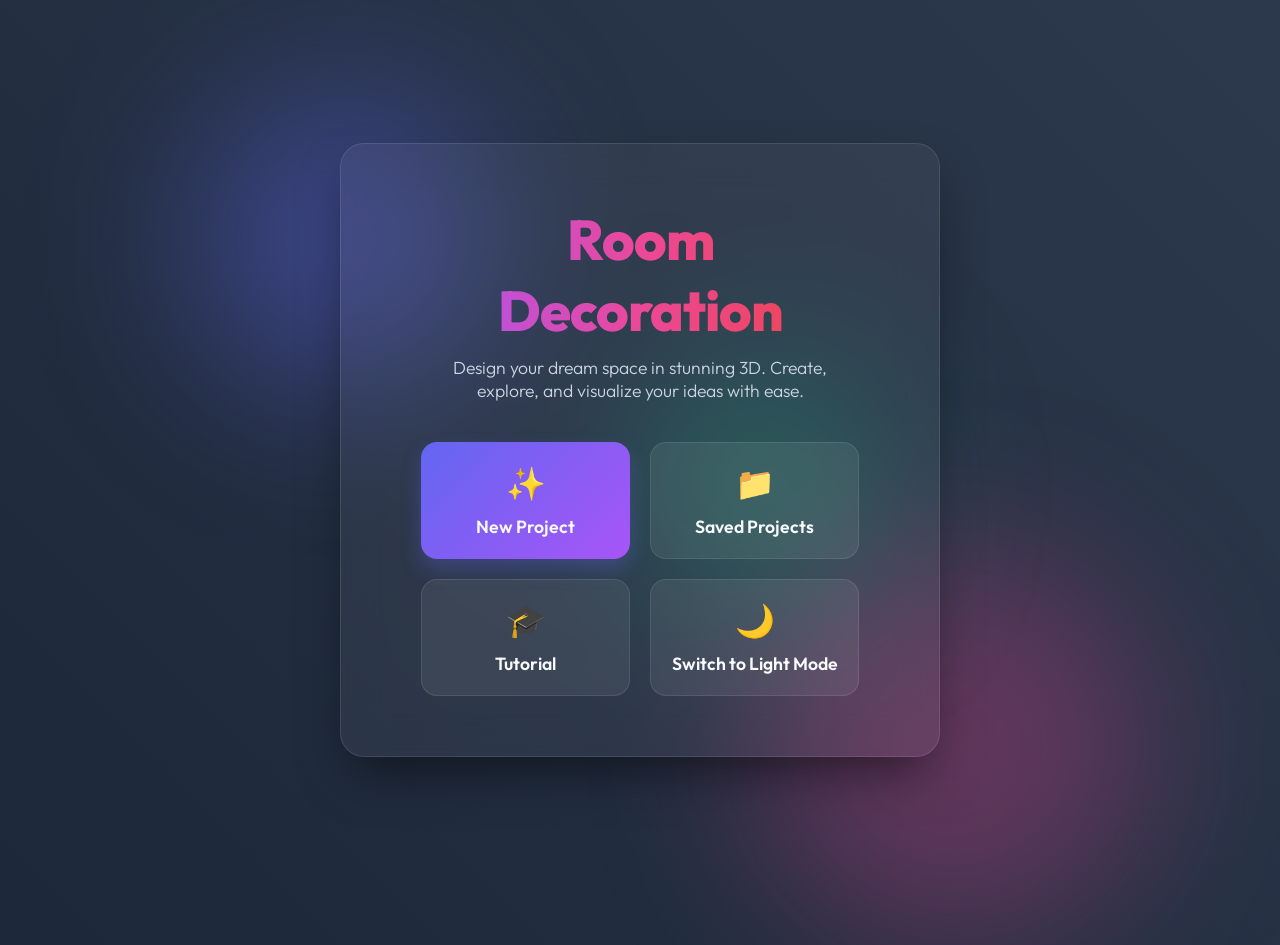
<file: index.html>
<!DOCTYPE html>
<html lang="en">
<head>
    <meta charset="UTF-8">
    <meta name="viewport" content="width=device-width, initial-scale=1.0">
    <title>Room Decoration - Home</title>
    <link rel="stylesheet" href="css/home.css">
</head>
<body>
    <!-- Animated background elements -->
    <div class="orb orb-1"></div>
    <div class="orb orb-2"></div>
    <div class="orb orb-3"></div>

    <div class="home-container">
        <h1>Room Decoration</h1>
        <p>Design your dream space in stunning 3D. Create, explore, and visualize your ideas with ease.</p>
        
        <div class="menu-grid">
            <button class="menu-btn primary" onclick="window.location.href='editor.html'">
                <span class="btn-icon">✨</span>
                <span>New Project</span>
            </button>
            <button class="menu-btn" onclick="window.location.href='upload.html'">
                <span class="btn-icon">📁</span>
                <span>Saved Projects</span>
            </button>
            <button class="menu-btn" onclick="window.location.href='tutorial.html'">
                <span class="btn-icon">🎓</span>
                <span>Tutorial</span>
            </button>
            <button class="menu-btn" onclick="toggleTheme()" id="btn-theme-toggle">
                <span class="btn-icon" id="theme-icon">🌙</span>
                <span id="theme-text">Switch to Light Mode</span>
            </button>
        </div>
    </div>

    <script src="js/settings.js"></script>
    <script src="js/audio.js"></script>
</body>
</html>
</file>
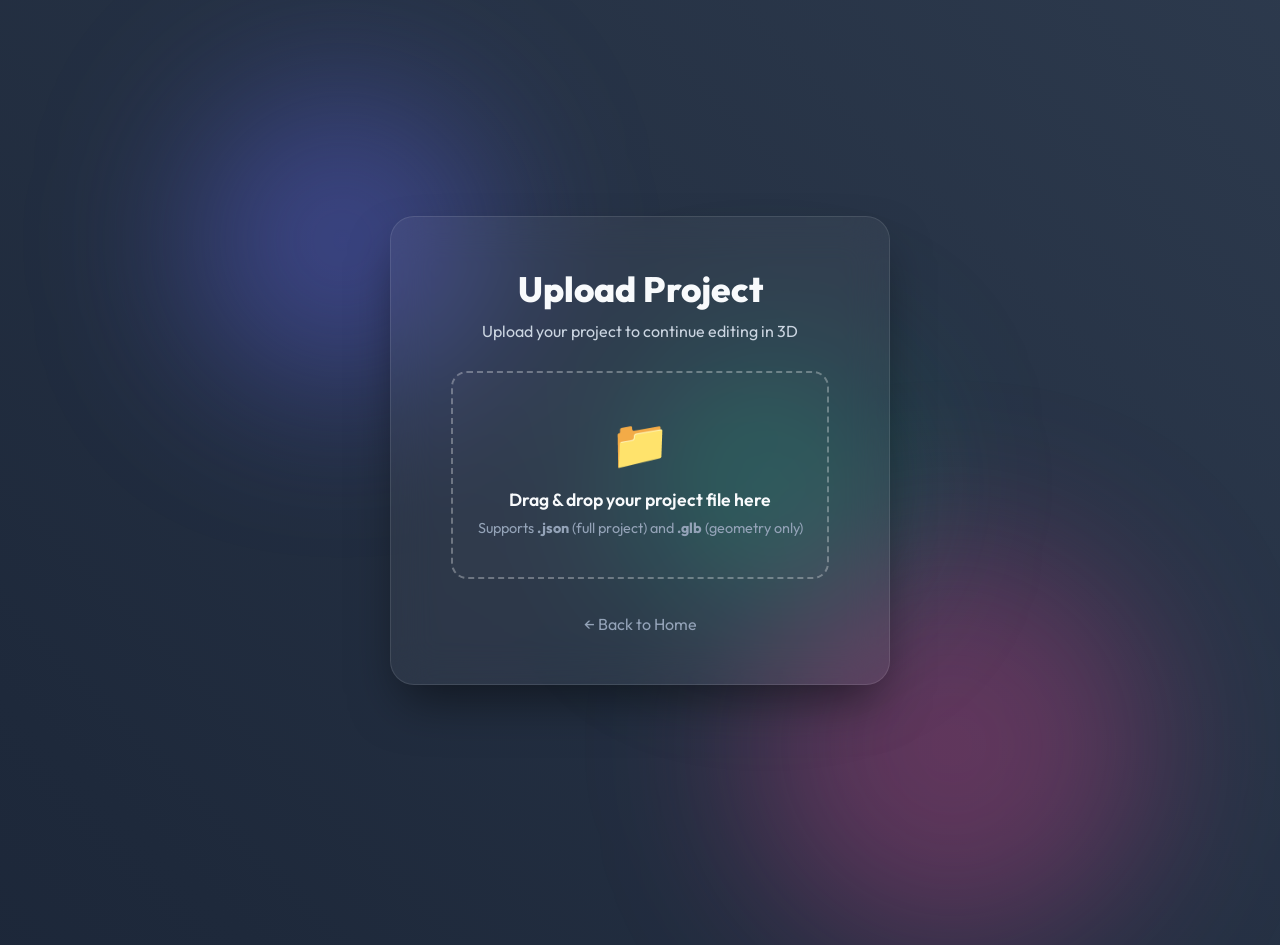
<file: upload.html>
<!DOCTYPE html>
<html lang="en">
<head>
    <meta charset="UTF-8">
    <meta name="viewport" content="width=device-width, initial-scale=1.0">
    <title>Room Decoration - Upload Project</title>
    <link rel="stylesheet" href="css/home.css">
    <style>
        .upload-container {
            position: relative;
            z-index: 10;
            background: rgba(255, 255, 255, 0.05);
            backdrop-filter: blur(20px);
            -webkit-backdrop-filter: blur(20px);
            border: 1px solid rgba(255, 255, 255, 0.1);
            border-radius: 24px;
            padding: 50px 60px;
            text-align: center;
            box-shadow: 0 25px 50px -12px rgba(0, 0, 0, 0.5);
            max-width: 500px;
            width: 90%;
            animation: slideUp 0.8s cubic-bezier(0.16, 1, 0.3, 1) forwards;
        }

        .upload-container h1 {
            font-size: 2.2rem;
            font-weight: 800;
            margin-bottom: 10px;
            color: #f8fafc;
        }

        .upload-container p {
            font-size: 1rem;
            color: #cbd5e1;
            margin-bottom: 30px;
        }

        .drop-zone {
            border: 2px dashed rgba(255, 255, 255, 0.3);
            border-radius: 16px;
            padding: 40px 20px;
            background: rgba(255, 255, 255, 0.02);
            transition: all 0.3s ease;
            cursor: pointer;
            margin-bottom: 20px;
        }

        .drop-zone:hover, .drop-zone.dragover {
            background: rgba(99, 102, 241, 0.1);
            border-color: #6366f1;
            transform: translateY(-2px);
        }

        .drop-zone .icon {
            font-size: 3rem;
            margin-bottom: 15px;
            display: block;
        }

        .drop-zone .text {
            color: #f8fafc;
            font-size: 1.1rem;
            font-weight: 600;
            margin-bottom: 8px;
        }

        .drop-zone .sub-text {
            color: #94a3b8;
            font-size: 0.9rem;
        }

        .btn-back {
            display: inline-block;
            margin-top: 15px;
            color: #94a3b8;
            text-decoration: none;
            font-size: 1rem;
            transition: color 0.3s;
        }

        .btn-back:hover {
            color: #f8fafc;
        }

        #file-input {
            display: none;
        }

        /* Loading Spinner */
        .loading {
            display: none;
            color: #6366f1;
            font-weight: 600;
            margin-top: 20px;
        }

        /* Recent Projects */
        .recent-section {
            margin-top: 30px;
            text-align: left;
            display: none;
            animation: slideUp 0.5s ease forwards;
        }
        .recent-section h3 {
            color: #f8fafc;
            font-size: 1.1rem;
            margin-bottom: 12px;
            padding-bottom: 8px;
            border-bottom: 1px solid rgba(255, 255, 255, 0.1);
        }
        .recent-list {
            display: flex;
            flex-direction: column;
            gap: 10px;
            max-height: 200px;
            overflow-y: auto;
            padding-right: 5px;
        }
        .recent-list::-webkit-scrollbar {
            width: 6px;
        }
        .recent-list::-webkit-scrollbar-thumb {
            background: rgba(255, 255, 255, 0.2);
            border-radius: 4px;
        }
        .recent-item {
            display: flex;
            justify-content: space-between;
            align-items: center;
            background: rgba(255, 255, 255, 0.03);
            padding: 12px 16px;
            border-radius: 12px;
            border: 1px solid rgba(255, 255, 255, 0.05);
            transition: all 0.2s;
        }
        .recent-item:hover {
            background: rgba(255, 255, 255, 0.08);
            border-color: rgba(255, 255, 255, 0.1);
        }
        .recent-info {
            display: flex;
            flex-direction: column;
            overflow: hidden;
            flex: 1;
            padding-right: 15px;
        }
        .recent-name {
            color: #f8fafc;
            font-weight: 600;
            font-size: 1rem;
            white-space: nowrap;
            overflow: hidden;
            text-overflow: ellipsis;
        }
        .recent-date {
            color: #94a3b8;
            font-size: 0.8rem;
            margin-top: 4px;
        }
        .btn-open-recent {
            background: #6366f1;
            color: white;
            border: none;
            padding: 6px 12px;
            border-radius: 6px;
            cursor: pointer;
            font-size: 0.9rem;
            font-weight: 600;
            transition: background 0.2s;
        }
        .btn-open-recent:hover {
            background: #4f46e5;
        }
        .recent-actions {
            display: flex;
            gap: 6px;
            align-items: center;
        }
        .btn-delete-recent {
            background: rgba(239, 68, 68, 0.15);
            color: #f87171;
            border: 1px solid rgba(239, 68, 68, 0.3);
            padding: 6px 12px;
            border-radius: 6px;
            cursor: pointer;
            font-size: 0.9rem;
            font-weight: 600;
            transition: all 0.2s;
            flex-shrink: 0;
        }
        .btn-delete-recent:hover {
            background: #ef4444;
            color: white;
            border-color: #ef4444;
        }
    </style>
</head>
<body>
    <script src="js/settings.js"></script>
    <div class="orb orb-1"></div>
    <div class="orb orb-2"></div>
    <div class="orb orb-3"></div>

    <div class="upload-container">
        <h1>Upload Project</h1>
        <p>Upload your project to continue editing in 3D</p>
        
        <div class="drop-zone" id="drop-zone">
            <span class="icon">📁</span>
            <div class="text">Drag & drop your project file here</div>
            <div class="sub-text">Supports <strong>.json</strong> (full project) and <strong>.glb</strong> (geometry only)</div>
            <input type="file" id="file-input" accept=".glb,.json">
        </div>

        <div class="loading" id="loading">Loading data...</div>

        <div class="recent-section" id="recent-section">
            <h3>Recent Projects</h3>
            <div class="recent-list" id="recent-list">
                <!-- Recent items will be injected here -->
            </div>
        </div>

        <a href="index.html" class="btn-back">← Back to Home</a>
    </div>

    <script src="js/modal.js" type="module"></script>
    <script>
        const dropZone = document.getElementById('drop-zone');
        const fileInput = document.getElementById('file-input');
        const loading = document.getElementById('loading');

        // Click to open file dialog
        dropZone.addEventListener('click', () => {
            fileInput.click();
        });

        // Drag and drop events
        dropZone.addEventListener('dragover', (e) => {
            e.preventDefault();
            dropZone.classList.add('dragover');
        });

        dropZone.addEventListener('dragleave', () => {
            dropZone.classList.remove('dragover');
        });

        dropZone.addEventListener('drop', (e) => {
            e.preventDefault();
            dropZone.classList.remove('dragover');
            if (e.dataTransfer.files.length) {
                handleFile(e.dataTransfer.files[0]);
            }
        });

        // File input change event
        fileInput.addEventListener('change', (e) => {
            if (e.target.files.length) {
                handleFile(e.target.files[0]);
            }
        });

        function handleFile(file) {
            const ext = file.name.split('.').pop().toLowerCase();
            if (ext !== 'glb' && ext !== 'json') {
                CustomModal.alert('Please select a valid .json or .glb file');
                return;
            }

            // Show loading
            dropZone.style.display = 'none';
            loading.style.display = 'block';

            // Store file in IndexedDB
            const request = indexedDB.open('RoomDecoDB', 1);

            request.onupgradeneeded = function(e) {
                const db = e.target.result;
                if (!db.objectStoreNames.contains('files')) {
                    db.createObjectStore('files');
                }
            };

            request.onsuccess = function(e) {
                const db = e.target.result;
                const tx = db.transaction('files', 'readwrite');
                const store = tx.objectStore('files');
                
                // Lưu file và loại file để editor biết cách load hiện tại
                store.put(file, 'projectGLB');
                store.put(ext, 'projectFileType'); // 'json' hoặc 'glb'

                // Đồng thời lưu vào Recent Projects
                const projectId = 'proj_' + Date.now();
                const designName = file.name.replace(/\.[^/.]+$/, ""); // Bỏ đuôi file
                
                store.put(file, projectId);
                store.put(ext, projectId + '_type');

                let recentProjects = JSON.parse(localStorage.getItem('recentProjects') || '[]');
                recentProjects.unshift({ id: projectId, name: designName, date: new Date().toLocaleString('vi-VN') });
                if (recentProjects.length > 5) recentProjects.pop();
                localStorage.setItem('recentProjects', JSON.stringify(recentProjects));

                tx.oncomplete = function() {
                    // Navigate to editor with load action
                    window.location.href = 'editor.html?action=loadFromDB';
                };
                
                tx.onerror = function() {
                    CustomModal.alert('An error occurred while saving the file to the browser.');
                    dropZone.style.display = 'block';
                    loading.style.display = 'none';
                };
            };

            request.onerror = function(e) {
                CustomModal.alert('Your browser does not support IndexedDB.');
                dropZone.style.display = 'block';
                loading.style.display = 'none';
            };
        }

        // Load recent projects from localStorage
        function loadRecentProjects() {
            const recentProjects = JSON.parse(localStorage.getItem('recentProjects') || '[]');
            const section = document.getElementById('recent-section');
            const list = document.getElementById('recent-list');
            
            if (recentProjects.length > 0) {
                section.style.display = 'block';
                list.innerHTML = '';
                
                recentProjects.forEach((proj, index) => {
                    const item = document.createElement('div');
                    item.className = 'recent-item';
                    item.innerHTML = `
                        <div class="recent-info">
                            <div class="recent-name" title="${proj.name}">${proj.name}</div>
                            <div class="recent-date">${proj.date}</div>
                        </div>
                        <div class="recent-actions">
                            <button class="btn-open-recent" onclick="openRecent('${proj.id}')">Open</button>
                            <button class="btn-delete-recent" onclick="deleteRecent(${index})" title="Remove from list">Delete</button>
                        </div>
                    `;
                    list.appendChild(item);
                });
            } else {
                // Ẩn phần recent nếu không còn project nào
                section.style.display = 'none';
                list.innerHTML = '';
            }
        }

        window.openRecent = function(projectId) {
            dropZone.style.display = 'none';
            document.getElementById('recent-section').style.display = 'none';
            loading.style.display = 'block';

            const request = indexedDB.open('RoomDecoDB', 1);
            
            request.onupgradeneeded = function(e) {
                const db = e.target.result;
                if (!db.objectStoreNames.contains('files')) {
                    db.createObjectStore('files');
                }
            };

            request.onsuccess = function(e) {
                const db = e.target.result;
                const tx = db.transaction('files', 'readonly');
                const store = tx.objectStore('files');
                const getFile = store.get(projectId);
                const getType = store.get(projectId + '_type'); // loại file lưu kèm
                
                getFile.onsuccess = function() {
                    if (getFile.result) {
                        getType.onsuccess = function() {
                            const fileType = getType.result || 'glb';
                            const txWrite = db.transaction('files', 'readwrite');
                            const storeWrite = txWrite.objectStore('files');
                            storeWrite.put(getFile.result, 'projectGLB');
                            storeWrite.put(fileType, 'projectFileType');
                            
                            txWrite.oncomplete = function() {
                                window.location.href = 'editor.html?action=loadFromDB';
                            };
                        };
                    } else {
                        CustomModal.alert('Project data not found! It may have been cleared from temporary storage.').then(() => {
                            location.reload();
                        });
                    }
                };
            };
        };

        window.deleteRecent = function(index) {
            let recentProjects = JSON.parse(localStorage.getItem('recentProjects') || '[]');
            if (index < 0 || index >= recentProjects.length) return;

            const proj = recentProjects[index];

            // Xóa khỏi danh sách localStorage
            recentProjects.splice(index, 1);
            localStorage.setItem('recentProjects', JSON.stringify(recentProjects));

            // Xóa dữ liệu file trong IndexedDB nếu không còn project nào dùng cùng id
            const stillUsed = recentProjects.some(p => p.id === proj.id);
            if (!stillUsed && proj.id !== 'projectGLB') {
                const req = indexedDB.open('RoomDecoDB', 1);
                req.onsuccess = function(e) {
                    const db = e.target.result;
                    if (!db.objectStoreNames.contains('files')) return;
                    const tx = db.transaction('files', 'readwrite');
                    tx.objectStore('files').delete(proj.id);
                    tx.objectStore('files').delete(proj.id + '_type');
                };
            }

            // Cập nhật lại UI
            loadRecentProjects();
        };

        // Initialize
        loadRecentProjects();
    </script>
    <script src="js/audio.js"></script>
</body>
</html>
</file>
<file: css/home.css>
@import url('https://fonts.googleapis.com/css2?family=Outfit:wght@300;400;600;800&display=swap');

* {
    margin: 0;
    padding: 0;
    box-sizing: border-box;
    font-family: 'Outfit', sans-serif;
}

body {
    min-height: 100vh;
    display: flex;
    justify-content: center;
    align-items: center;
    background: linear-gradient(45deg, #0f172a, #1e293b, #334155, #1e293b);
    background-size: 400% 400%;
    animation: gradientBG 15s ease infinite;
    overflow: hidden;
    color: #ffffff;
}

@keyframes gradientBG {
    0% { background-position: 0% 50%; }
    50% { background-position: 100% 50%; }
    100% { background-position: 0% 50%; }
}

/* Floating ambient orbs */
.orb {
    position: absolute;
    border-radius: 50%;
    filter: blur(80px);
    z-index: 0;
    animation: float 10s infinite ease-in-out;
}
.orb-1 {
    width: 300px;
    height: 300px;
    background: rgba(99, 102, 241, 0.4);
    top: 10%;
    left: 15%;
    animation-delay: 0s;
}
.orb-2 {
    width: 400px;
    height: 400px;
    background: rgba(236, 72, 153, 0.3);
    bottom: -5%;
    right: 10%;
    animation-delay: -3s;
}
.orb-3 {
    width: 250px;
    height: 250px;
    background: rgba(16, 185, 129, 0.3);
    top: 40%;
    left: 50%;
    animation-delay: -6s;
}

@keyframes float {
    0%, 100% { transform: translateY(0) scale(1); }
    50% { transform: translateY(-30px) scale(1.05); }
}

/* Main Container */
.home-container {
    position: relative;
    z-index: 10;
    background: rgba(255, 255, 255, 0.05);
    backdrop-filter: blur(20px);
    -webkit-backdrop-filter: blur(20px);
    border: 1px solid rgba(255, 255, 255, 0.1);
    border-radius: 24px;
    padding: 60px 80px;
    text-align: center;
    box-shadow: 0 25px 50px -12px rgba(0, 0, 0, 0.5);
    max-width: 600px;
    width: 90%;
    animation: slideUp 0.8s cubic-bezier(0.16, 1, 0.3, 1) forwards;
}

@keyframes slideUp {
    0% { opacity: 0; transform: translateY(40px); }
    100% { opacity: 1; transform: translateY(0); }
}

.home-container h1 {
    font-size: 3.5rem;
    font-weight: 800;
    margin-bottom: 10px;
    background: linear-gradient(to right, #a855f7, #ec4899, #ef4444);
    -webkit-background-clip: text;
    -webkit-text-fill-color: transparent;
    letter-spacing: -1px;
}

.home-container p {
    font-size: 1.1rem;
    color: #cbd5e1;
    margin-bottom: 40px;
    font-weight: 300;
}

/* Menu Buttons */
.menu-grid {
    display: grid;
    grid-template-columns: 1fr 1fr;
    gap: 20px;
}

.menu-btn {
    background: rgba(255, 255, 255, 0.07);
    border: 1px solid rgba(255, 255, 255, 0.1);
    border-radius: 16px;
    padding: 20px 15px;
    color: #f8fafc;
    font-size: 1.1rem;
    font-weight: 600;
    cursor: pointer;
    transition: all 0.3s ease;
    display: flex;
    flex-direction: column;
    align-items: center;
    justify-content: center;
    gap: 12px;
}

.menu-btn.primary {
    background: linear-gradient(135deg, #6366f1, #a855f7);
    border: none;
    box-shadow: 0 10px 20px rgba(99, 102, 241, 0.3);
}

.menu-btn:hover {
    transform: translateY(-5px);
    background: rgba(255, 255, 255, 0.15);
    border-color: rgba(255, 255, 255, 0.3);
}

.menu-btn.primary:hover {
    background: linear-gradient(135deg, #4f46e5, #9333ea);
    box-shadow: 0 15px 30px rgba(99, 102, 241, 0.5);
}

.menu-btn:active {
    transform: translateY(0);
}

.btn-icon {
    font-size: 2rem;
}

/* Modal styles for Saved Projects */
.modal-overlay {
    position: fixed;
    top: 0; left: 0; right: 0; bottom: 0;
    background: rgba(0, 0, 0, 0.6);
    backdrop-filter: blur(5px);
    z-index: 100;
    display: flex;
    justify-content: center;
    align-items: center;
    opacity: 0;
    pointer-events: none;
    transition: opacity 0.3s ease;
}

.modal-overlay.active {
    opacity: 1;
    pointer-events: auto;
}

.modal-content {
    background: #1e293b;
    border: 1px solid rgba(255, 255, 255, 0.1);
    border-radius: 20px;
    padding: 30px;
    width: 90%;
    max-width: 500px;
    transform: scale(0.9);
    transition: transform 0.3s cubic-bezier(0.16, 1, 0.3, 1);
    box-shadow: 0 25px 50px -12px rgba(0, 0, 0, 0.5);
}

.modal-overlay.active .modal-content {
    transform: scale(1);
}

.modal-header {
    display: flex;
    justify-content: space-between;
    align-items: center;
    margin-bottom: 20px;
}

.modal-header h2 {
    font-size: 1.5rem;
    color: #f8fafc;
}

.close-btn {
    background: none;
    border: none;
    color: #94a3b8;
    font-size: 1.5rem;
    cursor: pointer;
    transition: color 0.2s;
}

.close-btn:hover {
    color: #ef4444;
}

.project-list {
    max-height: 300px;
    overflow-y: auto;
    display: flex;
    flex-direction: column;
    gap: 10px;
}

.project-list::-webkit-scrollbar {
    width: 6px;
}
.project-list::-webkit-scrollbar-thumb {
    background: rgba(255,255,255,0.2);
    border-radius: 3px;
}

.project-item {
    background: rgba(255, 255, 255, 0.05);
    border: 1px solid rgba(255, 255, 255, 0.05);
    border-radius: 12px;
    padding: 15px;
    display: flex;
    justify-content: space-between;
    align-items: center;
    cursor: pointer;
    transition: all 0.2s;
}

.project-item:hover {
    background: rgba(255, 255, 255, 0.1);
    border-color: rgba(255, 255, 255, 0.2);
    transform: translateX(5px);
}

.project-info h3 {
    font-size: 1.1rem;
    margin-bottom: 4px;
    color: #f1f5f9;
}

.project-info p {
    font-size: 0.85rem;
    color: #94a3b8;
    margin: 0;
}

.no-projects {
    text-align: center;
    color: #94a3b8;
    padding: 20px 0;
    font-style: italic;
}

.setting-btn {
    flex: 1;
    padding: 10px 15px;
    background: rgba(255, 255, 255, 0.05);
    border: 1px solid rgba(255, 255, 255, 0.1);
    color: #cbd5e1;
    border-radius: 8px;
    cursor: pointer;
    font-size: 0.95rem;
    font-weight: 600;
    transition: all 0.2s;
}
.setting-btn:hover {
    background: rgba(255, 255, 255, 0.1);
}
.setting-btn.active {
    background: #6366f1;
    color: white;
    border-color: #6366f1;
}

/* --- LIGHT MODE OVERRIDES --- */
body.light-mode {
    background: linear-gradient(45deg, #f1f5f9, #e2e8f0, #cbd5e1, #e2e8f0);
    color: #1e293b;
}

body.light-mode .home-container, 
body.light-mode .upload-container {
    background: rgba(255, 255, 255, 0.85);
    border: 1px solid rgba(148, 163, 184, 0.3);
    box-shadow: 0 25px 50px -12px rgba(0, 0, 0, 0.08);
}

body.light-mode .home-container h1, 
body.light-mode .upload-container h1 {
    background: linear-gradient(to right, #6366f1, #ec4899);
    -webkit-background-clip: text;
    -webkit-text-fill-color: transparent;
}

body.light-mode .home-container p, 
body.light-mode .upload-container p {
    color: #475569;
}

body.light-mode .menu-btn {
    background: rgba(255, 255, 255, 0.8);
    border: 1px solid rgba(0, 0, 0, 0.1);
    color: #334155;
}

body.light-mode .menu-btn:hover {
    background: rgba(255, 255, 255, 1);
    border-color: rgba(0, 0, 0, 0.2);
}

body.light-mode .menu-btn.primary {
    background: linear-gradient(135deg, #6366f1, #a855f7);
    color: white;
}

body.light-mode .modal-content {
    background: #f8fafc;
    border: 1px solid rgba(0, 0, 0, 0.1);
}

body.light-mode .modal-header h2 {
    color: #1e293b;
}

body.light-mode .project-item {
    background: rgba(0, 0, 0, 0.05);
    border: 1px solid rgba(0, 0, 0, 0.05);
}

body.light-mode .project-info h3 {
    color: #1e293b;
}

body.light-mode .project-info p {
    color: #64748b;
}

body.light-mode .close-btn {
    color: #475569;
}

body.light-mode .drop-zone {
    background: rgba(0, 0, 0, 0.02);
    border-color: rgba(0, 0, 0, 0.15);
}

body.light-mode .drop-zone .text {
    color: #1e293b;
}

body.light-mode .btn-back {
    color: #475569;
}
body.light-mode .btn-back:hover {
    color: #1e293b;
}

body.light-mode .setting-btn {
    background: rgba(0, 0, 0, 0.05);
    border-color: rgba(0, 0, 0, 0.1);
    color: #475569;
}
body.light-mode .setting-btn:hover {
    background: rgba(0, 0, 0, 0.1);
}
body.light-mode .setting-btn.active {
    background: #6366f1;
    color: white;
}
</file>
